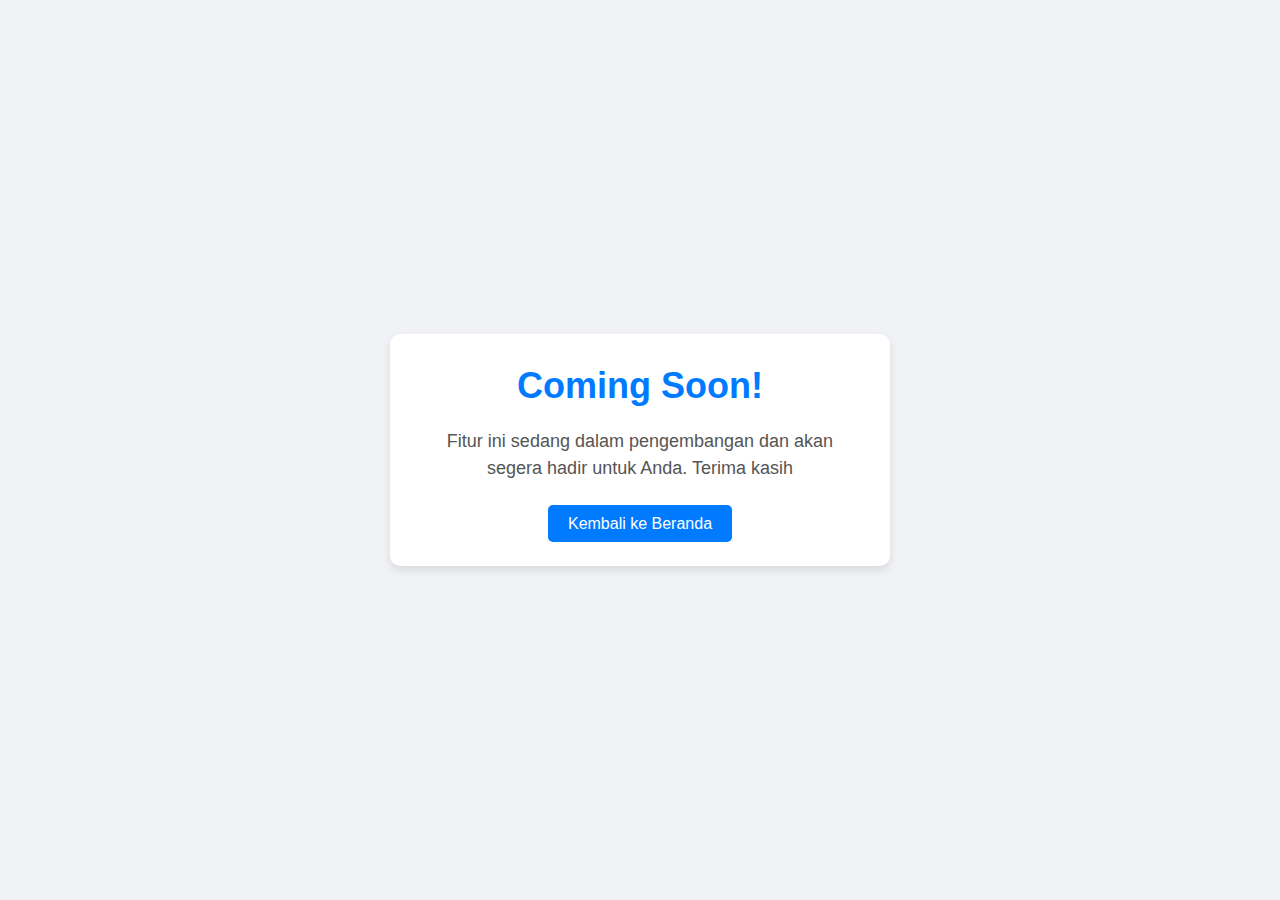
<file: UTSPemrogramanWeb1/comingsoon.html>
<!DOCTYPE html>
<html lang="id">
<head>
    <meta charset="UTF-8">
    <meta name="viewport" content="width=device-width, initial-scale=1, shrink-to-fit=no">
    <title>Coming Soon - PETANIFY</title>
    <link rel="stylesheet" href="css/bootstrap.min.css">
    <link rel="stylesheet" href="manual.css">
    <style>
        body {
            display: flex;
            justify-content: center;
            align-items: center;
            height: 100vh;
            background-color: #f0f2f5;
            margin: 0;
            font-family: Arial, sans-serif;
        }
        .coming-soon-container {
            text-align: center;
            max-width: 500px;
            padding: 30px;
            background: #ffffff;
            border-radius: 10px;
            box-shadow: 0 4px 8px rgba(0, 0, 0, 0.1);
        }
        .coming-soon-container h1 {
            font-size: 36px;
            color: #007bff;
            margin-bottom: 20px;
            font-weight: bold;
        }
        .coming-soon-container p {
            font-size: 18px;
            color: #555;
            margin-bottom: 30px;
        }
        .btn-back {
            background-color: #007bff;
            color: #ffffff;
            padding: 10px 20px;
            font-size: 16px;
            border-radius: 5px;
            text-decoration: none;
        }
        .btn-back:hover {
            background-color: #0056b3;
            color: #ffffff;
        }
    </style>
</head>
<body>
    <div class="coming-soon-container">
        <h1>Coming Soon!</h1>
        <p>Fitur ini sedang dalam pengembangan dan akan segera hadir untuk Anda. Terima kasih</p>
        <a href="marketplace.html" class="btn-back">Kembali ke Beranda</a>
    </div>
</body>
</html>
</file>
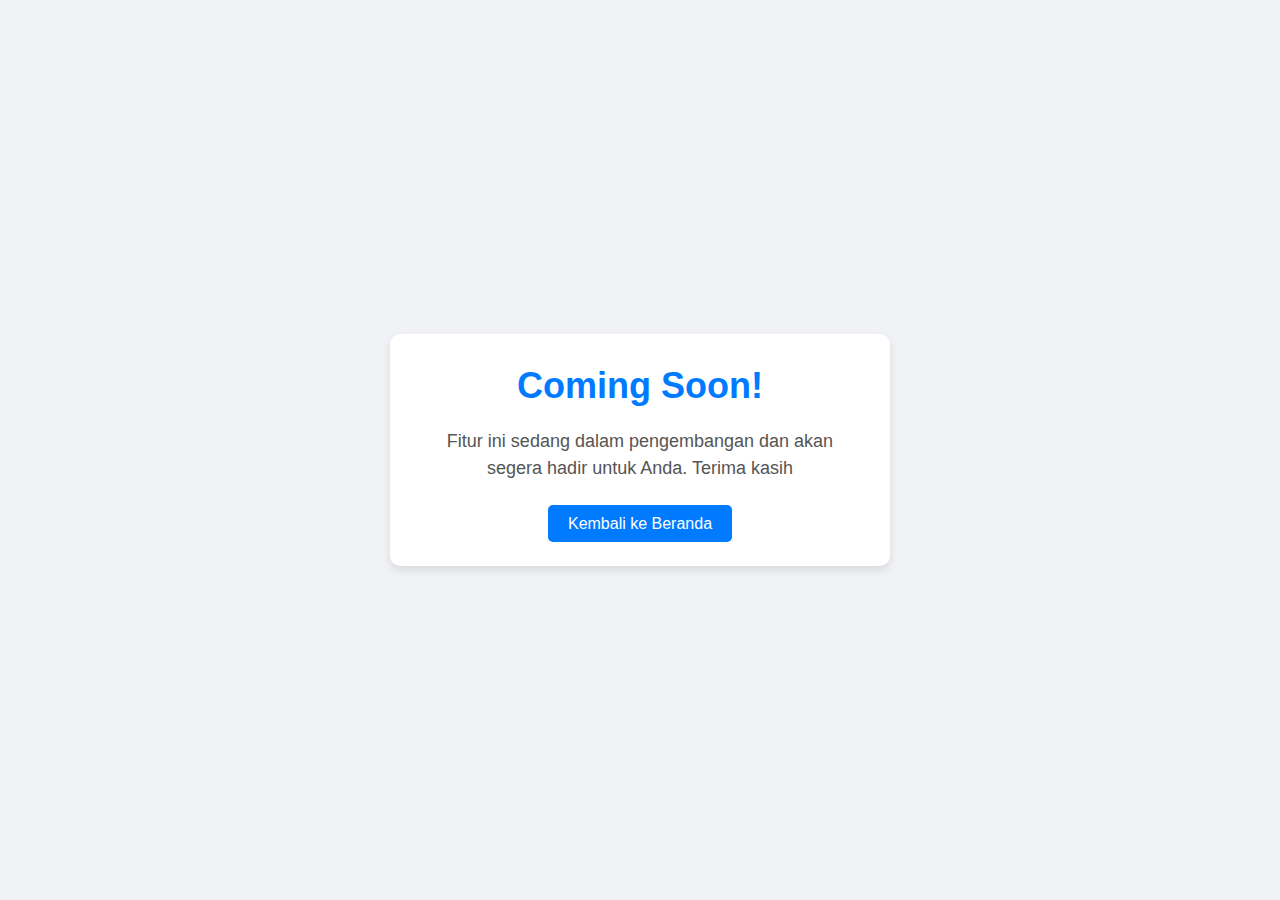
<file: UTSPemrogramanWeb1/comingsoon_forum.html>
<!DOCTYPE html>
<html lang="id">
<head>
    <meta charset="UTF-8">
    <meta name="viewport" content="width=device-width, initial-scale=1, shrink-to-fit=no">
    <title>Coming Soon - PETANIFY</title>
    <link rel="stylesheet" href="css/bootstrap.min.css">
    <link rel="stylesheet" href="manual.css">
    <style>
        body {
            display: flex;
            justify-content: center;
            align-items: center;
            height: 100vh;
            background-color: #f0f2f5;
            margin: 0;
            font-family: Arial, sans-serif;
        }
        .coming-soon-container {
            text-align: center;
            max-width: 500px;
            padding: 30px;
            background: #ffffff;
            border-radius: 10px;
            box-shadow: 0 4px 8px rgba(0, 0, 0, 0.1);
        }
        .coming-soon-container h1 {
            font-size: 36px;
            color: #007bff;
            margin-bottom: 20px;
            font-weight: bold;
        }
        .coming-soon-container p {
            font-size: 18px;
            color: #555;
            margin-bottom: 30px;
        }
        .btn-back {
            background-color: #007bff;
            color: #ffffff;
            padding: 10px 20px;
            font-size: 16px;
            border-radius: 5px;
            text-decoration: none;
        }
        .btn-back:hover {
            background-color: #0056b3;
            color: #ffffff;
        }
    </style>
</head>
<body>
    <div class="coming-soon-container">
        <h1>Coming Soon!</h1>
        <p>Fitur ini sedang dalam pengembangan dan akan segera hadir untuk Anda. Terima kasih</p>
        <a href="forum.html" class="btn-back">Kembali ke Beranda</a>
    </div>
</body>
</html>
</file>
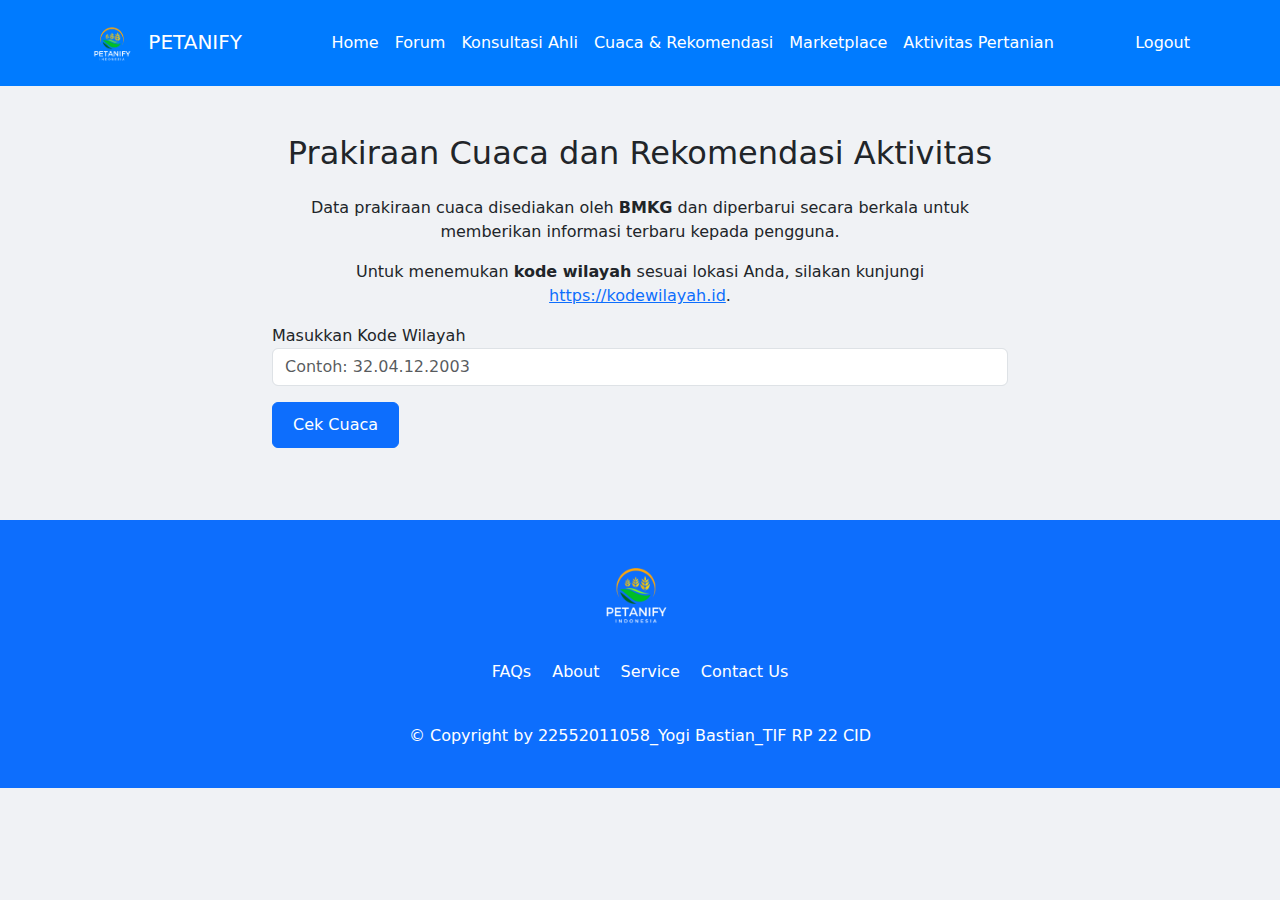
<file: UTSPemrogramanWeb1/cuaca.html>
<!DOCTYPE html>
<html lang="id">
<head>
    <meta charset="UTF-8">
    <meta name="viewport" content="width=device-width, initial-scale=1, shrink-to-fit=no">
    <title>Cuaca & Rekomendasi - PETANIFY</title>
    <link rel="stylesheet" href="css/bootstrap.min.css">
    <link rel="stylesheet" href="manual.css">
</head>
<body>
    <!-- Navbar -->
    <nav class="navbar navbar-expand-lg navbar-light" style="background-color: #007bff;">
        <div class="container">
            <a class="navbar-brand text-white" href="#">
                <img src="img/Logo.png" alt="Logo" style="width: 60px;"> PETANIFY
            </a>
            <button class="navbar-toggler" type="button" data-toggle="collapse" data-target="#navbarNav" aria-controls="navbarNav" aria-expanded="false" aria-label="Toggle navigation">
                <span class="navbar-toggler-icon"></span>
            </button>
            <div class="collapse navbar-collapse" id="navbarNav">
                <ul class="navbar-nav mx-auto">
                    <li class="nav-item"><a class="nav-link text-white" href="main.html">Home</a></li>
                    <li class="nav-item"><a class="nav-link text-white" href="forum.html">Forum</a></li>
                    <li class="nav-item"><a class="nav-link text-white" href="konsultasi.html">Konsultasi Ahli</a></li>
                    <li class="nav-item"><a class="nav-link text-white" href="cuaca.html">Cuaca & Rekomendasi</a></li>
                    <li class="nav-item"><a class="nav-link text-white" href="marketplace.html">Marketplace</a></li>
                    <li class="nav-item"><a class="nav-link text-white" href="jurnal.html">Aktivitas Pertanian</a></li>
                </ul>
                <ul class="navbar-nav">
                    <li class="nav-item"><a class="nav-link text-white" href="index.html">Logout</a></li>
                </ul>
            </div>
        </div>
    </nav>

    <!-- Cuaca Section -->
    <section class="container my-5">
        <div class="row">
            <div class="col-md-8 mx-auto">
                <h2 class="mb-4 text-center">Prakiraan Cuaca dan Rekomendasi Aktivitas</h2>

                <!-- Kata-kata penjelasan -->
                <p class="text-center">Data prakiraan cuaca disediakan oleh <strong>BMKG</strong> dan diperbarui secara berkala untuk memberikan informasi terbaru kepada pengguna.</p>
                <p class="text-center">Untuk menemukan <strong>kode wilayah</strong> sesuai lokasi Anda, silakan kunjungi <a href="https://kodewilayah.id" target="_blank">https://kodewilayah.id</a>.</p>

                <!-- Input Kode Wilayah -->
                <div class="form-group">
                    <label for="kodeWilayah">Masukkan Kode Wilayah</label>
                    <input type="text" id="kodeWilayah" class="form-control" placeholder="Contoh: 32.04.12.2003" required>
                    <button onclick="cariCuaca()" class="btn btn-primary mt-3">Cek Cuaca</button>
                </div>

                <!-- Hasil Prakiraan Cuaca -->
                <div id="cuaca-hasil" class="mt-4"></div>
            </div>
        </div>
    </section>

    <footer class="bg-primary py-4">
        <div class="container text-center">
            <!-- Logo dan Nama -->
            <div class="footer-logo mb-3">
                <img src="img/Logo.png" class="logo" style="width: 100px;">
            </div>
    
            <!-- Navigasi Footer -->
            <p>
                <a href="tentang.html" class="text-white mx-2">FAQs</a>
                <a href="tentang.html" class="text-white mx-2">About</a>
                <a href="tentang.html" class="text-white mx-2">Service</a>
                <a href="tentang.html" class="text-white mx-2">Contact Us</a>
            </p>
            <br>
    
            <!-- Copyright -->
            <p class="text-white">&copy; Copyright by 22552011058_Yogi Bastian_TIF RP 22 CID</p>
        </div>
    </footer>

    <!-- Optional JavaScript -->
    <script src="js/bootstrap.bundle.min.js"></script>
    <script>
        // Fungsi untuk mendapatkan data cuaca dari BMKG
        function cariCuaca() {
            const kodeWilayah = document.getElementById("kodeWilayah").value;
            const url = `https://api.bmkg.go.id/publik/prakiraan-cuaca?adm4=${kodeWilayah}`;

            fetch(url)
                .then(response => {
                    if (!response.ok) {
                        throw new Error("Lokasi tidak ditemukan. Coba lagi.");
                    }
                    return response.json();
                })
                .then(data => tampilkanCuaca(data))
                .catch(error => {
                    document.getElementById("cuaca-hasil").innerHTML = `<p class='text-danger'>${error.message}</p>`;
                });
        }

        // Fungsi untuk menampilkan data cuaca
        function tampilkanCuaca(data) {
            const cuacaData = data.data[0].cuaca[0]; // Mengambil data cuaca pertama
            const lokasi = data.lokasi;

            let cuacaHTML = `<div class="card">
                <div class="card-body">
                    <h5 class="card-title">Prakiraan Cuaca di Desa ${lokasi.desa}, Kecamatan ${lokasi.kecamatan}</h5>
                    <p><strong>Provinsi:</strong> ${lokasi.provinsi}</p>
                    <p><strong>Kota:</strong> ${lokasi.kota}</p>
                `;

            // Looping melalui prakiraan harian
            cuacaData.forEach(item => {
                const rekomendasi = buatRekomendasi(item.weather_desc);
                cuacaHTML += `
                    <div class="card my-3">
                        <div class="card-body">
                            <p><strong>Waktu Lokal:</strong> ${item.local_datetime}</p>
                            <p><strong>Suhu:</strong> ${item.t}°C</p>
                            <p><strong>Kelembapan:</strong> ${item.hu}%</p>
                            <p><strong>Kondisi Cuaca:</strong> ${item.weather_desc}</p>
                            <p><strong>Kecepatan Angin:</strong> ${item.ws} km/jam, arah ${item.wd}</p>
                            <img src="${item.image}" alt="${item.weather_desc}" style="width: 50px;">
                            <p><strong>Rekomendasi Aktivitas:</strong> ${rekomendasi}</p>
                        </div>
                    </div>
                `;
            });

            cuacaHTML += `</div></div>`;
            document.getElementById("cuaca-hasil").innerHTML = cuacaHTML;
        }

        // Fungsi untuk memberikan rekomendasi berdasarkan kondisi cuaca
        function buatRekomendasi(kondisiCuaca) {
            if (kondisiCuaca.includes("Hujan")) {
                return "Hindari aktivitas pertanian seperti pemupukan atau penyemprotan tanaman saat hujan.";
            } else if (kondisiCuaca.includes("Cerah")) {
                return "Cuaca cerah, waktu yang baik untuk menanam atau memanen tanaman.";
            } else if (kondisiCuaca.includes("Berawan")) {
                return "Cuaca berawan, cocok untuk aktivitas pertanian ringan seperti pengamatan tanaman.";
            } else {
                return "Kondisi cuaca tidak memungkinkan untuk aktivitas pertanian berat.";
            }
        }
    </script>
</body>
</html>
</file>
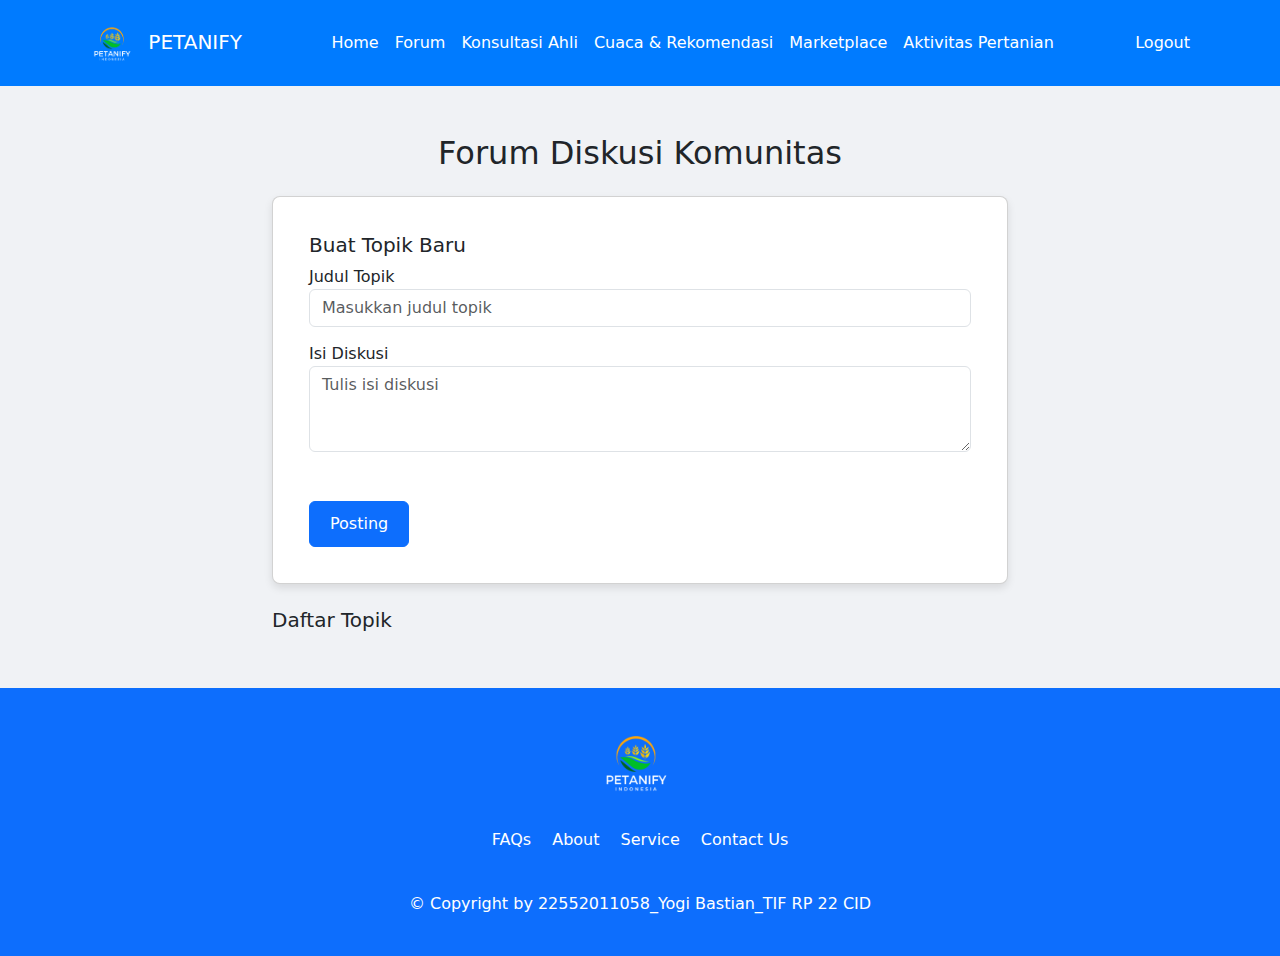
<file: UTSPemrogramanWeb1/forum.html>
<!DOCTYPE html>
<html lang="id">
<head>
    <meta charset="UTF-8">
    <meta name="viewport" content="width=device-width, initial-scale=1, shrink-to-fit=no">
    <title>Forum Diskusi Komunitas - PETANIFY</title>
    <link rel="stylesheet" href="css/bootstrap.min.css">
    <link rel="stylesheet" href="manual.css">
</head>
<body>
    <!-- Navbar -->
    <nav class="navbar navbar-expand-lg navbar-light" style="background-color: #007bff;">
        <div class="container">
            <a class="navbar-brand text-white" href="#">
                <img src="img/Logo.png" alt="Logo" style="width: 60px;"> PETANIFY
            </a>
            <button class="navbar-toggler" type="button" data-toggle="collapse" data-target="#navbarNav" aria-controls="navbarNav" aria-expanded="false" aria-label="Toggle navigation">
                <span class="navbar-toggler-icon"></span>
            </button>
            <div class="collapse navbar-collapse" id="navbarNav">
                <ul class="navbar-nav mx-auto">
                    <li class="nav-item">
                        <a class="nav-link text-white" href="main.html">Home</a>
                    </li>
                    <li class="nav-item">
                        <a class="nav-link text-white" href="forum.html">Forum</a>
                    </li>
                    <li class="nav-item">
                        <a class="nav-link text-white" href="konsultasi.html">Konsultasi Ahli</a>
                    </li>
                    <li class="nav-item">
                        <a class="nav-link text-white" href="cuaca.html">Cuaca & Rekomendasi</a>
                    </li>
                    <li class="nav-item">
                        <a class="nav-link text-white" href="marketplace.html">Marketplace</a>
                    </li>
                    <li class="nav-item">
                        <a class="nav-link text-white" href="jurnal.html">Aktivitas Pertanian</a>
                    </li>
                </ul>
                <ul class="navbar-nav">
                    <li class="nav-item">
                        <a class="nav-link text-white" href="index.html">Logout</a>
                    </li>
                </ul>
            </div>
        </div>
    </nav>

    <!-- Forum Section -->
    <section class="container my-5">
        <div class="row">
            <div class="col-md-8 mx-auto">
                <h2 class="mb-4 text-center">Forum Diskusi Komunitas</h2>

                <!-- Form untuk Membuat Topik Baru -->
                <div class="card mb-4">
                    <div class="card-body">
                        <h5 class="card-title">Buat Topik Baru</h5>
                        <form id="form-topik">
                            <div class="form-group">
                                <label for="judul">Judul Topik</label>
                                <input type="text" id="judul" class="form-control" placeholder="Masukkan judul topik" required>
                            </div>
                            <div class="form-group">
                                <label for="konten">Isi Diskusi</label>
                                <textarea id="konten" class="form-control" rows="3" placeholder="Tulis isi diskusi" required></textarea>
                            </div>
                            <br><button type="submit" class="btn btn-primary">Posting</button>
                        </form>
                    </div>
                </div>

                <!-- Daftar Topik Diskusi -->
                <div id="daftar-topik">
                    <h5>Daftar Topik</h5>
                    <!-- Topik diskusi akan dimuat di sini -->
                </div>
                
    </section>

    <footer class="bg-primary py-4">
        <div class="container text-center">
            <!-- Logo dan Nama -->
            <div class="footer-logo mb-3">
                <img src="img/Logo.png" class="logo" style="width: 100px;">
            </div>
    
            <!-- Navigasi Footer -->
            <p>
                <a href="tentang.html" class="text-white mx-2">FAQs</a>
                <a href="tentang.html" class="text-white mx-2">About</a>
                <a href="tentang.html" class="text-white mx-2">Service</a>
                <a href="tentang.html" class="text-white mx-2">Contact Us</a>
            </p>
            <br>
    
            <!-- Copyright -->
            <p class="text-white">&copy; Copyright by 22552011058_Yogi Bastian_TIF RP 22 CID</p>
        </div>
    </footer>

    <!-- Optional JavaScript -->
    <script src="js/bootstrap.bundle.min.js"></script>
    <script>
       // Ketika halaman dimuat, ambil data dari server dan tampilkan di halaman
    document.addEventListener("DOMContentLoaded", function () {
        // Ambil data dari file .txt melalui forum_load.php
        fetch("forum_load.php")
            .then((response) => response.json())
            .then((entries) => {
                const daftarTopik = document.getElementById("daftar-topik");
                // Hapus placeholder
                daftarTopik.innerHTML = '<h5>Daftar Topik</h5>';
                // Tampilkan semua topik dari file
                entries.forEach((entry) => {
                    tambahTopik(entry.judul, entry.konten);
                });
            })
            .catch((error) => console.error("Error saat memuat data:", error));
    });

    // Ketika form dikirim, simpan data ke file .txt dan tambahkan ke halaman
    document.getElementById("form-topik").addEventListener("submit", function (event) {
        event.preventDefault();

        const judul = document.getElementById("judul").value;
        const konten = document.getElementById("konten").value;

        if (judul && konten) {
            // Kirim data ke server menggunakan Fetch
            fetch("forum_save.php", {
                method: "POST",
                headers: {
                    "Content-Type": "application/x-www-form-urlencoded",
                },
                body: `judul=${encodeURIComponent(judul)}&konten=${encodeURIComponent(konten)}`,
            })
                .then((response) => response.json())
                .then((data) => {
                    if (data.status === "success") {
                        // Tambahkan topik ke halaman setelah berhasil disimpan
                        tambahTopik(judul, konten);
                        document.getElementById("form-topik").reset();
                    } else {
                        alert(data.message);
                    }
                })
                .catch((error) => console.error("Error saat menyimpan data:", error));
        }
    });

    // Fungsi untuk menambahkan topik ke halaman
    function tambahTopik(judul, konten) {
        const daftarTopik = document.getElementById("daftar-topik");

        const topikHTML = `
            <div class="card mb-3">
                <div class="card-body">
                    <h6 class="card-title">${judul}</h6>
                    <p class="card-text">${konten}</p>
                    <a href="comingsoon_forum.html" class="btn btn-link">Komentar</a>
                </div>
            </div>
        `;

        daftarTopik.insertAdjacentHTML("beforeend", topikHTML);
    }
    </script>
</body>
</html>
</file>
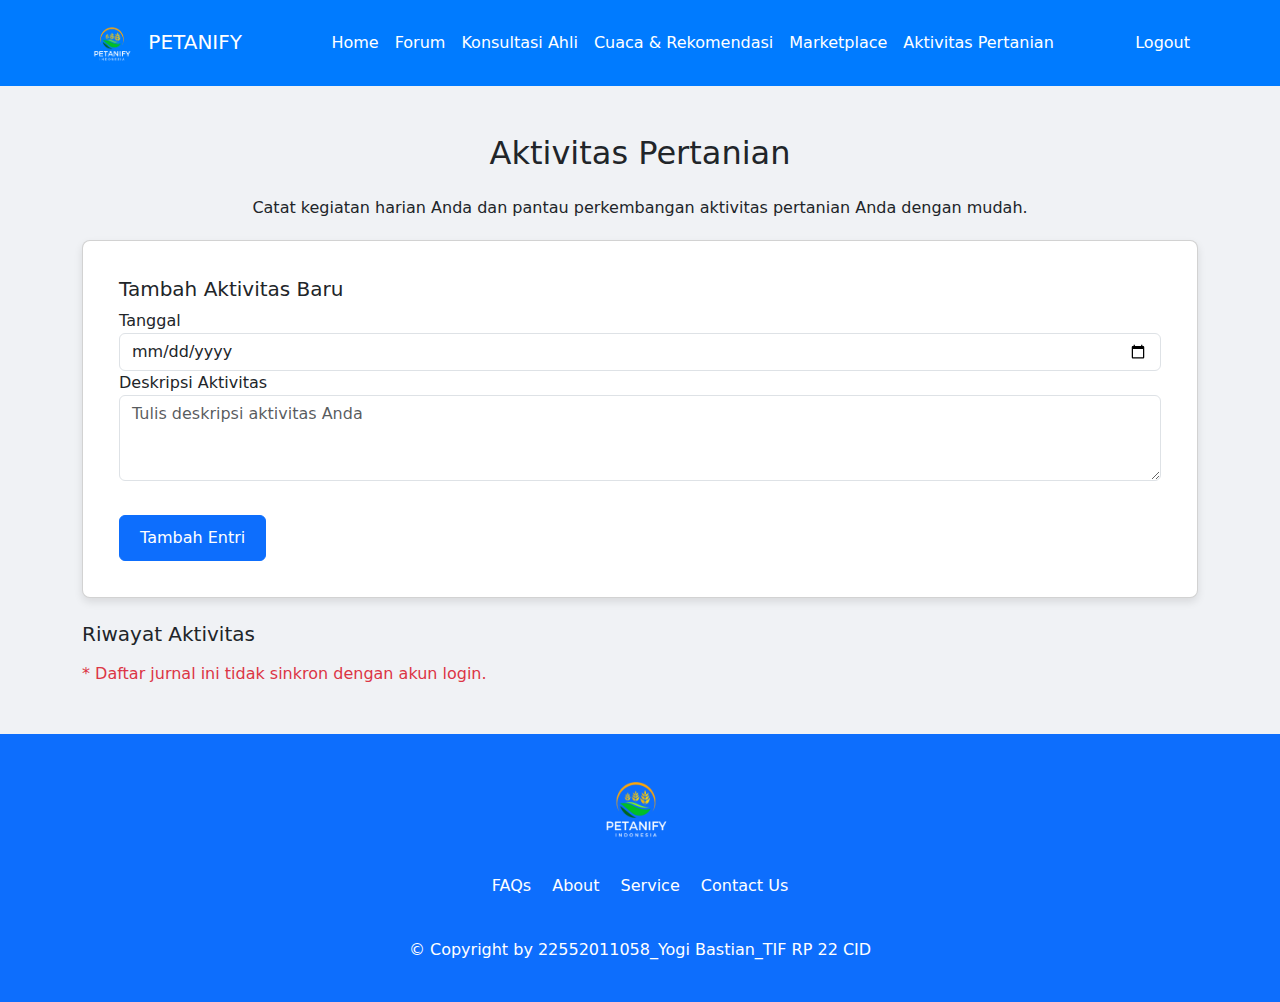
<file: UTSPemrogramanWeb1/jurnal.html>
<!DOCTYPE html>
<html lang="id">
<head>
    <meta charset="UTF-8">
    <meta name="viewport" content="width=device-width, initial-scale=1, shrink-to-fit=no">
    <title>Jurnal Pertanian - PETANIFY</title>
    <link rel="stylesheet" href="css/bootstrap.min.css">
    <link rel="stylesheet" href="manual.css">
</head>
<body>
    <!-- Navbar -->
    <nav class="navbar navbar-expand-lg navbar-light" style="background-color: #007bff;">
        <div class="container">
            <a class="navbar-brand text-white" href="#">
                <img src="img/Logo.png" alt="Logo" style="width: 60px;"> PETANIFY
            </a>
            <button class="navbar-toggler" type="button" data-toggle="collapse" data-target="#navbarNav" aria-controls="navbarNav" aria-expanded="false" aria-label="Toggle navigation">
                <span class="navbar-toggler-icon"></span>
            </button>
            <div class="collapse navbar-collapse" id="navbarNav">
                <ul class="navbar-nav mx-auto">
                    <li class="nav-item"><a class="nav-link text-white" href="main.html">Home</a></li>
                    <li class="nav-item"><a class="nav-link text-white" href="forum.html">Forum</a></li>
                    <li class="nav-item"><a class="nav-link text-white" href="konsultasi.html">Konsultasi Ahli</a></li>
                    <li class="nav-item"><a class="nav-link text-white" href="cuaca.html">Cuaca & Rekomendasi</a></li>
                    <li class="nav-item"><a class="nav-link text-white" href="marketplace.html">Marketplace</a></li>
                    <li class="nav-item"><a class="nav-link text-white" href="jurnal.html">Aktivitas Pertanian</a></li>
                </ul>
                <ul class="navbar-nav">
                    <li class="nav-item"><a class="nav-link text-white" href="index.html">Logout</a></li>
                </ul>
            </div>
        </div>
    </nav>

    <!-- Jurnal Section -->
    <section class="container my-5">
        <h2 class="text-center mb-4">Aktivitas Pertanian</h2>
        <p class="text-center">Catat kegiatan harian Anda dan pantau perkembangan aktivitas pertanian Anda dengan mudah.</p>

        <!-- Form untuk Menambah Entri Jurnal -->
        <div class="card mb-4">
            <div class="card-body">
                <h5 class="card-title">Tambah Aktivitas Baru</h5>
                <form id="form-jurnal">
                    <div class="form-group">
                        <label for="tanggal">Tanggal</label>
                        <input type="date" id="tanggal" class="form-control" required>
                    </div>
                    <div class="form-group">
                        <label for="deskripsi">Deskripsi Aktivitas</label>
                        <textarea id="deskripsi" class="form-control" rows="3" placeholder="Tulis deskripsi aktivitas Anda" required></textarea>
                    </div>
                    <br><button type="submit" class="btn btn-primary">Tambah Entri</button>
                </form>
            </div>
        </div>

        <!-- Daftar Entri Jurnal -->
        <div id="daftar-jurnal">
            <h5 class="mb-3">Riwayat Aktivitas</h5>
            <p class="text-danger">* Daftar jurnal ini tidak sinkron dengan akun login.</p>
        </div>
        
    </section>

    <footer class="bg-primary py-4">
        <div class="container text-center">
            <!-- Logo dan Nama -->
            <div class="footer-logo mb-3">
                <img src="img/Logo.png" class="logo" style="width: 100px;">
            </div>
    
            <!-- Navigasi Footer -->
            <p>
                <a href="tentang.html" class="text-white mx-2">FAQs</a>
                <a href="tentang.html" class="text-white mx-2">About</a>
                <a href="tentang.html" class="text-white mx-2">Service</a>
                <a href="tentang.html" class="text-white mx-2">Contact Us</a>
            </p>
            <br>
    
            <!-- Copyright -->
            <p class="text-white">&copy; Copyright by 22552011058_Yogi Bastian_TIF RP 22 CID</p>
        </div>
    </footer>


    <!-- Optional JavaScript -->
    <script src="js/bootstrap.bundle.min.js"></script>

    <script>
       // Ketika halaman dimuat, ambil data dari server dan tampilkan di halaman
document.addEventListener("DOMContentLoaded", function () {
    // Ambil data dari file .txt melalui load_journal.php
    fetch("jurnal_load.php")
        .then((response) => response.json())
        .then((entries) => {
            const daftarJurnal = document.getElementById("daftar-jurnal");
            // Tampilkan semua entri dari file
            entries.forEach((entry) => {
                tambahEntriJurnal(entry.tanggal, entry.deskripsi);
            });
        })
        .catch((error) => console.error("Error saat memuat data:", error));
});

// Ketika form dikirim, simpan data ke file .txt dan tambahkan ke halaman
document.getElementById("form-jurnal").addEventListener("submit", function (event) {
    event.preventDefault();

    const tanggal = document.getElementById("tanggal").value;
    const deskripsi = document.getElementById("deskripsi").value;

    if (tanggal && deskripsi) {
        // Kirim data ke server menggunakan Fetch
        fetch("jurnal_save.php", {
            method: "POST",
            headers: {
                "Content-Type": "application/x-www-form-urlencoded",
            },
            body: `tanggal=${encodeURIComponent(tanggal)}&deskripsi=${encodeURIComponent(deskripsi)}`,
        })
            .then((response) => response.json())
            .then((data) => {
                if (data.status === "success") {
                    // Tambahkan entri ke halaman setelah berhasil menyimpan
                    tambahEntriJurnal(tanggal, deskripsi);
                    document.getElementById("form-jurnal").reset();
                } else {
                    alert(data.message);
                }
            })
            .catch((error) => console.error("Error saat menyimpan data:", error));
    }
});

// Fungsi untuk menambahkan entri jurnal ke halaman
function tambahEntriJurnal(tanggal, deskripsi) {
    const daftarJurnal = document.getElementById("daftar-jurnal");

    const entriHTML = `
        <div class="card mb-3">
            <div class="card-body">
                <p class="card-text"><strong>Tanggal:</strong> ${tanggal}</p>
                <p class="card-text"><strong>Deskripsi:</strong> ${deskripsi}</p>
                <button class="btn btn-danger btn-sm" onclick="hapusEntriJurnal(this)">Hapus Entri</button>
            </div>
        </div>
    `;

    daftarJurnal.insertAdjacentHTML("beforeend", entriHTML);
}

function hapusEntriJurnal(button) {
    const entri = button.closest(".card");
    const tanggal = entri.querySelector("p:nth-child(1)").innerText.split(": ")[1];
    const deskripsi = entri.querySelector("p:nth-child(2)").innerText.split(": ")[1];

    // Kirim permintaan ke server untuk menghapus data
    fetch("jurnal_delete.php", {
        method: "POST",
        headers: {
            "Content-Type": "application/x-www-form-urlencoded",
        },
        body: `tanggal=${encodeURIComponent(tanggal)}&deskripsi=${encodeURIComponent(deskripsi)}`,
    })
        .then((response) => response.json())
        .then((data) => {
            if (data.status === "success") {
                // Hapus entri dari halaman jika berhasil dihapus di server
                entri.remove();
            } else {
                alert(data.message);
            }
        })
        .catch((error) => console.error("Error saat menghapus data:", error));
}


    </script>
</body>
</html>
</file>
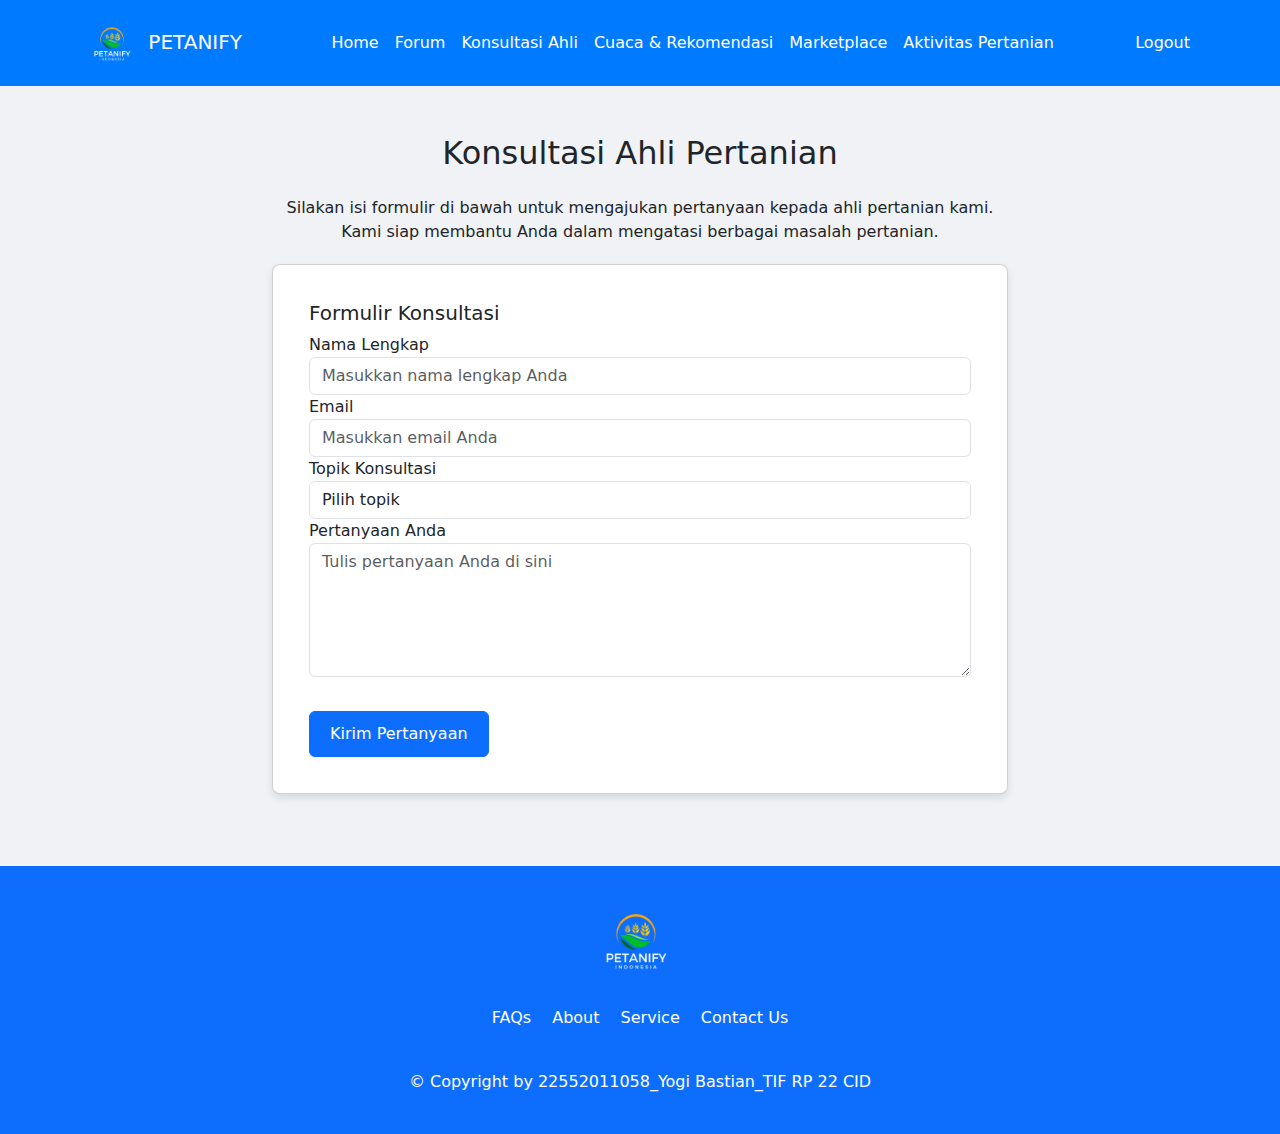
<file: UTSPemrogramanWeb1/konsultasi.html>
<!DOCTYPE html>
<html lang="id">
<head>
    <meta charset="UTF-8">
    <meta name="viewport" content="width=device-width, initial-scale=1, shrink-to-fit=no">
    <title>Konsultasi Ahli - PETANIFY</title>
    <link rel="stylesheet" href="css/bootstrap.min.css">
    <link rel="stylesheet" href="manual.css">
</head>
<body>
    <!-- Navbar -->
    <nav class="navbar navbar-expand-lg navbar-light" style="background-color: #007bff;">
        <div class="container">
            <a class="navbar-brand text-white" href="#">
                <img src="img/Logo.png" alt="Logo" style="width: 60px;"> PETANIFY
            </a>
            <button class="navbar-toggler" type="button" data-toggle="collapse" data-target="#navbarNav" aria-controls="navbarNav" aria-expanded="false" aria-label="Toggle navigation">
                <span class="navbar-toggler-icon"></span>
            </button>
            <div class="collapse navbar-collapse" id="navbarNav">
                <ul class="navbar-nav mx-auto">
                    <li class="nav-item">
                        <a class="nav-link text-white" href="main.html">Home</a>
                    </li>
                    <li class="nav-item">
                        <a class="nav-link text-white" href="forum.html">Forum</a>
                    </li>
                    <li class="nav-item">
                        <a class="nav-link text-white" href="konsultasi.html">Konsultasi Ahli</a>
                    </li>
                    <li class="nav-item">
                        <a class="nav-link text-white" href="cuaca.html">Cuaca & Rekomendasi</a>
                    </li>
                    <li class="nav-item">
                        <a class="nav-link text-white" href="marketplace.html">Marketplace</a>
                    </li>
                    <li class="nav-item">
                        <a class="nav-link text-white" href="jurnal.html">Aktivitas Pertanian</a>
                    </li>
                </ul>
                <ul class="navbar-nav">
                    <li class="nav-item">
                        <a class="nav-link text-white" href="index.html">Logout</a>
                    </li>
                </ul>
            </div>
        </div>
    </nav>

    <!-- Konsultasi Section -->
    <section class="container my-5">
        <div class="row">
            <div class="col-md-8 mx-auto">
                <h2 class="mb-4 text-center">Konsultasi Ahli Pertanian</h2>
                <p class="text-center">Silakan isi formulir di bawah untuk mengajukan pertanyaan kepada ahli pertanian kami. Kami siap membantu Anda dalam mengatasi berbagai masalah pertanian.</p>

                <!-- Form untuk Konsultasi -->
                <div class="card mb-4">
                    <div class="card-body">
                        <h5 class="card-title">Formulir Konsultasi</h5>
                        <form id="form-konsultasi">
                            <div class="form-group">
                                <label for="nama">Nama Lengkap</label>
                                <input type="text" id="nama" class="form-control" placeholder="Masukkan nama lengkap Anda" required>
                            </div>
                            <div class="form-group">
                                <label for="email">Email</label>
                                <input type="email" id="email" class="form-control" placeholder="Masukkan email Anda" required>
                            </div>
                            <div class="form-group">
                                <label for="topik">Topik Konsultasi</label>
                                <select id="topik" class="form-control" required>
                                    <option value="">Pilih topik</option>
                                    <option value="Pengelolaan Lahan">Pengelolaan Lahan</option>
                                    <option value="Pemupukan">Pemupukan</option>
                                    <option value="Pengendalian Hama">Pengendalian Hama</option>
                                    <option value="Teknik Tanam">Teknik Tanam</option>
                                    <option value="Lainnya">Lainnya</option>
                                </select>
                            </div>
                            <div class="form-group">
                                <label for="pesan">Pertanyaan Anda</label>
                                <textarea id="pesan" class="form-control" rows="5" placeholder="Tulis pertanyaan Anda di sini" required></textarea>
                            </div>
                           <br> <button type="submit" class="btn btn-primary">Kirim Pertanyaan</button>
                        </form>
                    </div>
                </div>
            </div>
        </div>
    </section>

    <footer class="bg-primary py-4">
        <div class="container text-center">
            <!-- Logo dan Nama -->
            <div class="footer-logo mb-3">
                <img src="img/Logo.png" class="logo" style="width: 100px;">
            </div>
    
            <!-- Navigasi Footer -->
            <p>
                <a href="tentang.html" class="text-white mx-2">FAQs</a>
                <a href="tentang.html" class="text-white mx-2">About</a>
                <a href="tentang.html" class="text-white mx-2">Service</a>
                <a href="tentang.html" class="text-white mx-2">Contact Us</a>
            </p>
            <br>
    
            <!-- Copyright -->
            <p class="text-white">&copy; Copyright by 22552011058_Yogi Bastian_TIF RP 22 CID</p>
        </div>
    </footer>

    <!-- Optional JavaScript -->
    <script src="js/bootstrap.bundle.min.js"></script>
    <script>
        // Simulasi pengiriman form konsultasi (tanpa backend)
        document.getElementById("form-konsultasi").addEventListener("submit", function(event) {
            event.preventDefault();

            // Ambil data dari form
            const nama = document.getElementById("nama").value;
            const email = document.getElementById("email").value;
            const topik = document.getElementById("topik").value;
            const pesan = document.getElementById("pesan").value;

            // Simulasi pemberitahuan pengiriman
            alert(`Terima kasih, ${nama}! Pertanyaan Anda tentang "${topik}" telah dikirim dari ${email}.\nFitur ini hanya prototipe untuk tugas`);

            // Reset form setelah submit
            document.getElementById("form-konsultasi").reset();
        });
    </script>
</body>
</html>
</file>
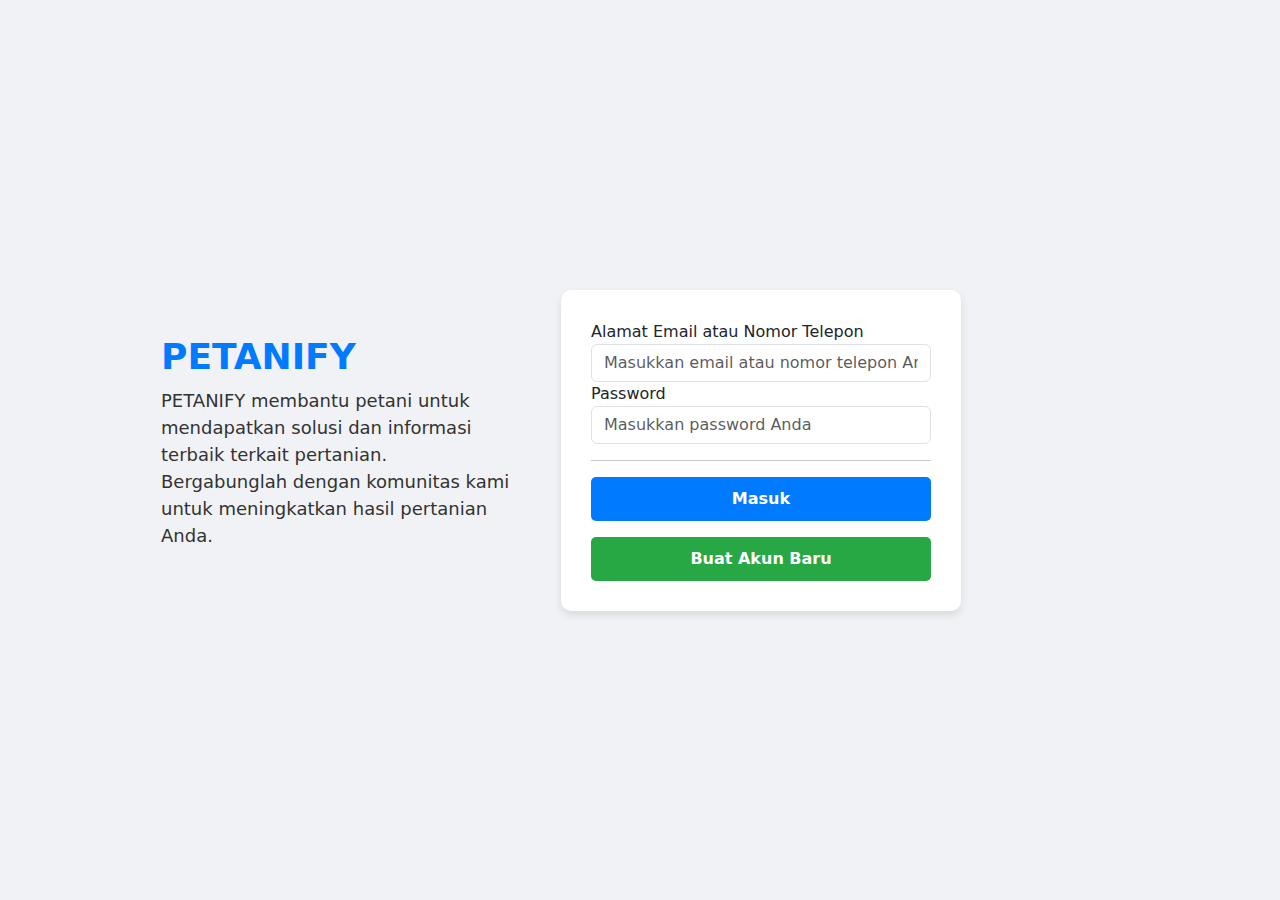
<file: UTSPemrogramanWeb1/login.html>
<!DOCTYPE html>
<html lang="id">
<head>
    <meta charset="UTF-8">
    <meta name="viewport" content="width=device-width, initial-scale=1, shrink-to-fit=no">
    <title>Login - PETANIFY</title>
    <link rel="stylesheet" href="css/bootstrap.min.css">
    <link rel="stylesheet" href="manual.css">
</head>
<body>
    <div class="container login-container">
            <div class="description">
                <h1>PETANIFY</h1>
                <p>PETANIFY membantu petani untuk mendapatkan solusi dan informasi terbaik terkait pertanian. Bergabunglah dengan komunitas kami untuk meningkatkan hasil pertanian Anda.</p>
            </div>
            <hr>

            <div class="col-md-6">
                <div class="login-form">
                    <form onsubmit="return validateLogin()">
                        <div class="form-group">
                            <label for="emailOrPhone">Alamat Email atau Nomor Telepon</label>
                            <input type="text" class="form-control" id="emailOrPhone" placeholder="Masukkan email atau nomor telepon Anda" required>
                        </div>
                        <div class="form-group">
                            <label for="password">Password</label>
                            <input type="password" class="form-control" id="password" placeholder="Masukkan password Anda" required>
                        </div>
                        <hr>
                        <button type="submit" class="btn btn-login">Masuk</button>
                        <a href="register.html" class="btn btn-register mt-3">Buat Akun Baru</a>
                    </form>
                </div>
            </div>
        </div>
    </div>

    <!-- JavaScript -->
    <script>
        async function validateLogin() {
            const username = document.getElementById("emailOrPhone").value;
            const password = document.getElementById("password").value;

            try {
                // Fetch data from users.php
                const response = await fetch('users.php');
                const users = await response.json();

                // Check if the username and password match any user
                const user = users.find(
                    user => user.email_or_phone === username && user.password === password
                );

                if (user) {
                    alert(`Login Berhasil! Selamat datang, ${user.fullname}`);
                    window.location.href = "main.html";
                } else {
                    alert("Username atau Password salah. Silakan coba lagi.");
                }
            } catch (error) {
                console.error("Error fetching user data:", error);
                alert("Terjadi kesalahan. Silakan coba lagi nanti.");
            }

            return false; // Mencegah form dari pengiriman ulang
        }
    </script>
</body>
</html>
</file>
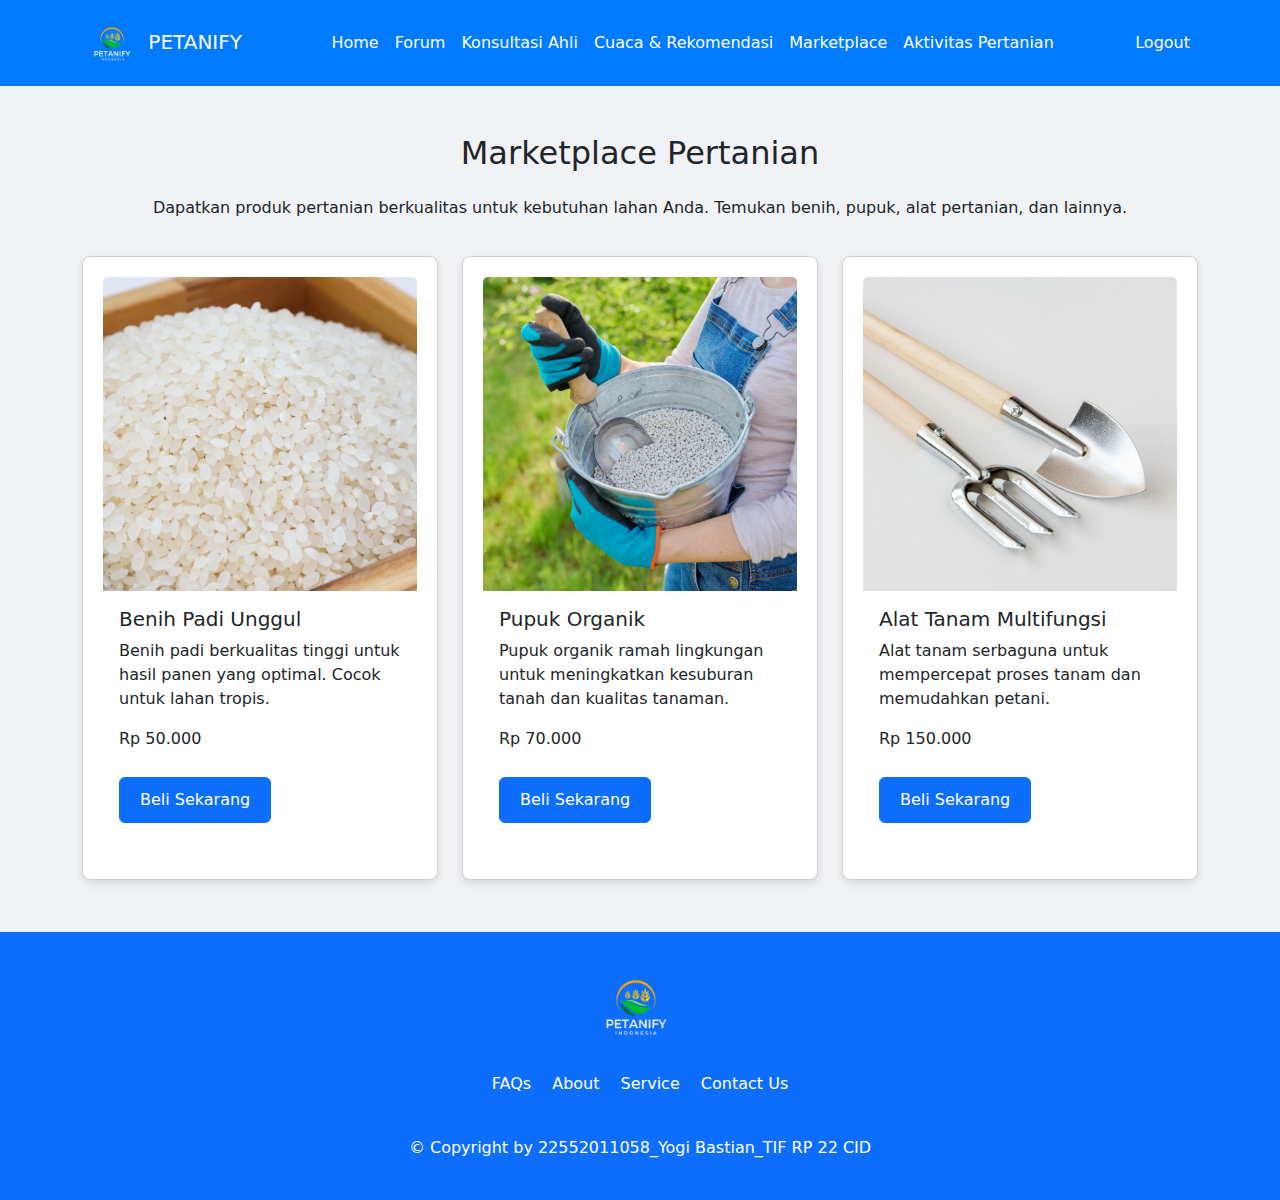
<file: UTSPemrogramanWeb1/marketplace.html>
<!DOCTYPE html>
<html lang="id">
<head>
    <meta charset="UTF-8">
    <meta name="viewport" content="width=device-width, initial-scale=1, shrink-to-fit=no">
    <title>Marketplace Pertanian - PETANIFY</title>
    <link rel="stylesheet" href="css/bootstrap.min.css">
    <link rel="stylesheet" href="manual.css">
</head>
<body>
    <!-- Navbar -->
    <nav class="navbar navbar-expand-lg navbar-light" style="background-color: #007bff;">
        <div class="container">
            <a class="navbar-brand text-white" href="#">
                <img src="img/Logo.png" alt="Logo" style="width: 60px;"> PETANIFY
            </a>
            <button class="navbar-toggler" type="button" data-toggle="collapse" data-target="#navbarNav" aria-controls="navbarNav" aria-expanded="false" aria-label="Toggle navigation">
                <span class="navbar-toggler-icon"></span>
            </button>
            <div class="collapse navbar-collapse" id="navbarNav">
                <ul class="navbar-nav mx-auto">
                    <li class="nav-item">
                        <a class="nav-link text-white" href="main.html">Home</a>
                    </li>
                    <li class="nav-item">
                        <a class="nav-link text-white" href="forum.html">Forum</a>
                    </li>
                    <li class="nav-item">
                        <a class="nav-link text-white" href="konsultasi.html">Konsultasi Ahli</a>
                    </li>
                    <li class="nav-item">
                        <a class="nav-link text-white" href="cuaca.html">Cuaca & Rekomendasi</a>
                    </li>
                    <li class="nav-item">
                        <a class="nav-link text-white" href="marketplace.html">Marketplace</a>
                    </li>
                    <li class="nav-item">
                        <a class="nav-link text-white" href="jurnal.html">Aktivitas Pertanian</a>
                    </li>
                </ul>
                <ul class="navbar-nav">
                    <li class="nav-item">
                        <a class="nav-link text-white" href="index.html">Logout</a>
                    </li>
                </ul>
            </div>
        </div>
    </nav>

    <!-- Marketplace Section -->
    <section class="container my-5">
        <h2 class="text-center mb-4">Marketplace Pertanian</h2>
        <p class="text-center">Dapatkan produk pertanian berkualitas untuk kebutuhan lahan Anda. Temukan benih, pupuk, alat pertanian, dan lainnya.</p>

        <!-- Daftar Produk -->
        <div class="row">
            <!-- Card Produk 1 -->
            <div class="col-md-4 mb-4">
                <div class="card h-100">
                    <img src="img/beras.png" class="card-img-top" alt="Benih">
                    <div class="card-body">
                        <h5 class="card-title">Benih Padi Unggul</h5>
                        <p class="card-text">Benih padi berkualitas tinggi untuk hasil panen yang optimal. Cocok untuk lahan tropis.</p>
                        <p class="card-text font-weight-bold">Rp 50.000</p>
                        <a href="comingsoon.html" class="btn btn-primary">Beli Sekarang</a>
                    </div>
                </div>
            </div>

            <!-- Card Produk 2 -->
            <div class="col-md-4 mb-4">
                <div class="card h-100">
                    <img src="img/pupuk.png" class="card-img-top" alt="Pupuk">
                    <div class="card-body">
                        <h5 class="card-title">Pupuk Organik</h5>
                        <p class="card-text">Pupuk organik ramah lingkungan untuk meningkatkan kesuburan tanah dan kualitas tanaman.</p>
                        <p class="card-text font-weight-bold">Rp 70.000</p>
                        <a href="comingsoon.html" class="btn btn-primary">Beli Sekarang</a>
                    </div>
                </div>
            </div>

            <!-- Card Produk 3 -->
            <div class="col-md-4 mb-4">
                <div class="card h-100">
                    <img src="img/sekop.png" class="card-img-top" alt="Alat Tanam">
                    <div class="card-body">
                        <h5 class="card-title">Alat Tanam Multifungsi</h5>
                        <p class="card-text">Alat tanam serbaguna untuk mempercepat proses tanam dan memudahkan petani.</p>
                        <p class="card-text font-weight-bold">Rp 150.000</p>
                        <a href="comingsoon.html" class="btn btn-primary">Beli Sekarang</a>
                    </div>
                </div>
            </div>
        </div>

        <!-- Tambahkan lebih banyak produk jika diperlukan -->
    </section>

    <footer class="bg-primary py-4">
        <div class="container text-center">
            <!-- Logo dan Nama -->
            <div class="footer-logo mb-3">
                <img src="img/Logo.png" class="logo" style="width: 100px;">
            </div>
    
            <!-- Navigasi Footer -->
            <p>
                <a href="tentang.html" class="text-white mx-2">FAQs</a>
                <a href="tentang.html" class="text-white mx-2">About</a>
                <a href="tentang.html" class="text-white mx-2">Service</a>
                <a href="tentang.html" class="text-white mx-2">Contact Us</a>
            </p>
            <br>
    
            <!-- Copyright -->
            <p class="text-white">&copy; Copyright by 22552011058_Yogi Bastian_TIF RP 22 CID</p>
        </div>
    </footer>

    <!-- Optional JavaScript -->
    <script src="js/bootstrap.bundle.min.js"></script>
</body>
</html>
</file>
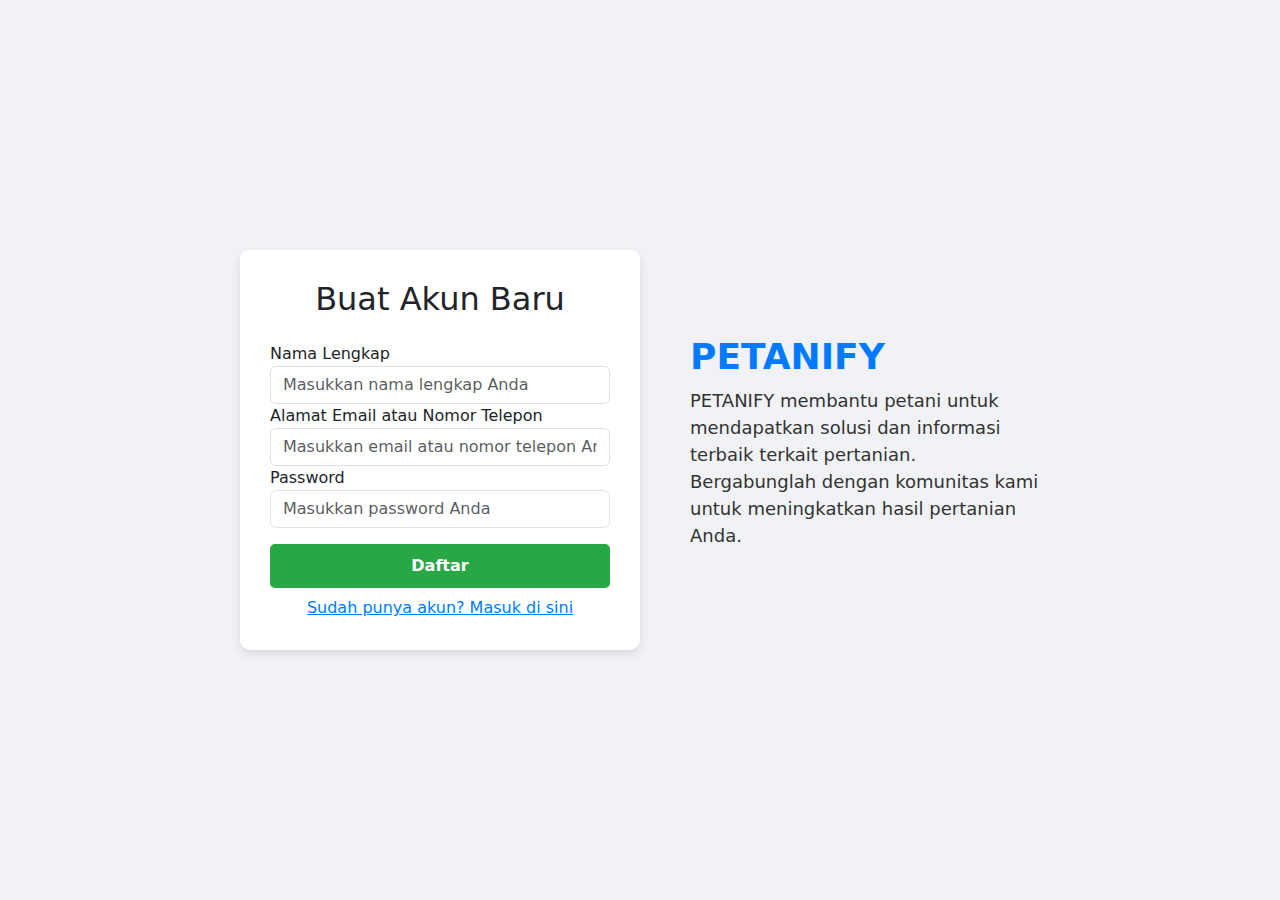
<file: UTSPemrogramanWeb1/register.html>
<!DOCTYPE html>
<html lang="id">
<head>
    <meta charset="UTF-8">
    <meta name="viewport" content="width=device-width, initial-scale=1, shrink-to-fit=no">
    <title>Register - PETANIFY</title>
    <link rel="stylesheet" href="css/bootstrap.min.css">
    <link rel="stylesheet" href="manual.css">
</head>
<body>
    <div class="container register-container">
        <!-- Form Register -->
        <div class="register-form">
            <form action="register.php" method="POST">
                <h2 class="text-center mb-4">Buat Akun Baru</h2>
                <div class="form-group">
                    <label>Nama Lengkap</label>
                    <input type="text" name="fullname" class="form-control" placeholder="Masukkan nama lengkap Anda" required>
                </div>
                <div class="form-group">
                    <label>Alamat Email atau Nomor Telepon</label>
                    <input type="text" name="email_or_phone" class="form-control" placeholder="Masukkan email atau nomor telepon Anda" required>
                </div>
                <div class="form-group">
                    <label>Password</label>
                    <input type="password" name="password" class="form-control" placeholder="Masukkan password Anda" required>
                </div>
                <button type="submit" class="btn btn-register mt-3">Daftar</button>
                <a href="login.html" class="d-block text-center mt-2" style="color: #007bff;">Sudah punya akun? Masuk di sini</a>
            </form>
        </div>

        <!-- Deskripsi PETANIFY -->
        <div class="description">
            <h1>PETANIFY</h1>
            <p>PETANIFY membantu petani untuk mendapatkan solusi dan informasi terbaik terkait pertanian. Bergabunglah dengan komunitas kami untuk meningkatkan hasil pertanian Anda.</p>
        </div>
    </div>

</body>
</html>
</file>
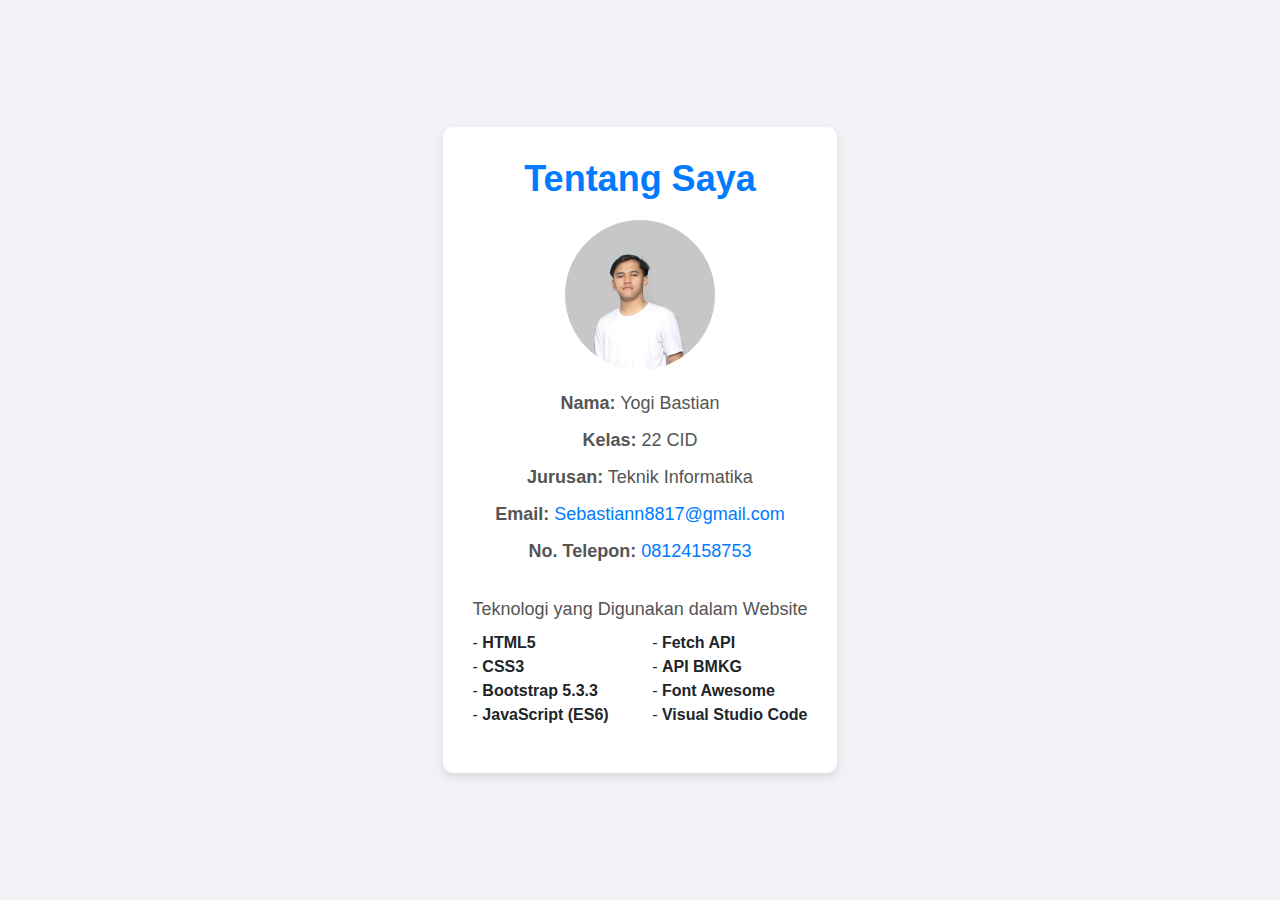
<file: UTSPemrogramanWeb1/tentang.html>
<!DOCTYPE html> 
<html lang="id">
<head>
    <meta charset="UTF-8">
    <meta name="viewport" content="width=device-width, initial-scale=1, shrink-to-fit=no">
    <title>Tentang Saya - Yogi Bastian</title>
    <link rel="stylesheet" href="css/bootstrap.min.css">
    <style>
        body {
            background-color: #f0f2f5;
            display: flex;
            justify-content: center;
            align-items: center;
            min-height: 100vh;
            margin: 0;
            font-family: Arial, sans-serif;
        }
        .about-container {
            background: #ffffff;
            border-radius: 10px;
            box-shadow: 0 4px 8px rgba(0, 0, 0, 0.1);
            padding: 30px;
            max-width: 700px;
            text-align: center;
        }
        .about-container h1 {
            color: #007bff;
            margin-bottom: 20px;
            font-size: 36px;
            font-weight: bold;
        }
        .about-container img {
            width: 150px;
            height: 150px;
            border-radius: 50%;
            margin-bottom: 20px;
            object-fit: cover;
        }
        .about-container p, .about-container h2 {
            color: #555;
            font-size: 18px;
            margin-bottom: 10px;
        }
        .about-container ul {
            text-align: left;
            list-style-type: disc;
            padding-left: 20px;
        }
        .about-container a {
            color: #007bff;
            text-decoration: none;
        }
        .about-container a:hover {
            text-decoration: underline;
        }
    </style>
</head>
<body>
    <div class="about-container">
        <h1>Tentang Saya</h1>
        <img src="img/FotoFormal.png" alt="Foto Yogi Bastian">
        <p><strong>Nama:</strong> Yogi Bastian</p>
        <p><strong>Kelas:</strong> 22 CID</p>
        <p><strong>Jurusan:</strong> Teknik Informatika</p>
        <p><strong>Email:</strong> <a href="mailto:Sebastiann8817@gmail.com">Sebastiann8817@gmail.com</a></p>
        <p><strong>No. Telepon:</strong> <a href="tel:+628124158753">08124158753</a></p>
        
        <br>
        <h2>Teknologi yang Digunakan dalam Website</h2>
        <div style="display: flex; justify-content: space-between;">
            <ul style="list-style-type: none; padding-left: 0;">
                <li>- <strong>HTML5</strong></li>
                <li>- <strong>CSS3</strong></li>
                <li>- <strong>Bootstrap 5.3.3</strong></li>
                <li>- <strong>JavaScript (ES6)</strong></li>
            </ul>
            <ul style="list-style-type: none; padding-left: 0;">
                <li>- <strong>Fetch API</strong></li>
                <li>- <strong>API BMKG</strong></li>
                <li>- <strong>Font Awesome</strong></li>
                <li>- <strong>Visual Studio Code</strong></li>
            </ul>
        </div>

</body>
</html>
</file>
<file: UTSPemrogramanWeb1/manual.css>
body {
    background-color: #f0f2f5;
}

.login-container, .register-container {
    display: flex;
    justify-content: center;
    align-items: center;
    min-height: 100vh;
}

.description {
    flex: 1;
    text-align: left;
    max-width: 400px;
}

.description h1 {
    font-size: 36px;
    color: #007bff;
    font-weight: bold;
}

.description p {
    font-size: 18px;
    color: #333;
}

.login-container .description {
    padding-right: 50px;
}

.register-container .description {
    padding-left: 50px;
}

.login-form, .register-form {
    background: #ffffff;
    padding: 30px;
    border-radius: 10px;
    box-shadow: 0 4px 8px rgba(0, 0, 0, 0.1);
    max-width: 400px;
    width: 100%;
}

.login-form .btn-login, .register-form .btn-register {
    color: #fff;
    border: none;
    border-radius: 5px;
    font-weight: bold;
    width: 100%;
    padding: 10px;
}

.login-form .btn-login {
    background-color: #007bff;
}

.register-form  .btn-register {
    background-color: #28a745;
}

.btn-register {
    background-color: #28a745;
    color: #ffffff; 
    border: none;
    border-radius: 5px; 
    font-weight: bold; 
    width: 100%;
    padding: 10px; 
    font-size: 16px;
    cursor: pointer; 
    transition: background-color 0.3s ease;
    margin-top: 15px
}

.btn-register:hover {
    background-color: #218838;
}


.content-card {
    background-color: #e8ecef;
    border-radius: 10px;
    padding: 20px;
    box-shadow: 0 4px 8px rgba(0, 0, 0, 0.1);
}
.content-icon {
    width: 40px;
    margin-bottom: 10px;
}
.content-title {
    font-size: 20px;
    color: #007bff;
    font-weight: bold;
}
.content-description {
    color: #333;
}


/* Menambahkan jarak untuk card dan elemen dalam card */
.card {
    margin-top: 20px; /* Jarak atas untuk setiap card */
    padding: 20px; /* Padding dalam card */
    border-radius: 8px; /* Membuat sudut melengkung */
    box-shadow: 0px 4px 8px rgba(0, 0, 0, 0.1); /* Menambahkan bayangan */
}

/* Menambah jarak pada tombol submit */
.btn-primary {
    margin-top: 10px; /* Jarak atas tombol dengan elemen di atasnya */
    padding: 10px 20px; /* Padding dalam tombol untuk kenyamanan */
}

/* Jarak antar elemen di dalam daftar topik */
#daftar-topik .card-body {
    padding: 15px; /* Padding dalam body card */
}

#form-topik .form-group {
    margin-bottom: 15px; /* Menambah jarak antara input */
}


/* CSS FOOTER

/* Warna latar belakang untuk footer */
.bg-light {
    background-color: #f5f7fa !important;
}

/* Styling untuk logo dan nama brand di footer */
.footer-logo {
    display: flex;
    align-items: center;
    justify-content: center;
}

.logo {
    width: 10px;
    height: auto;
    margin-right: 8px;
}


.brand-name {
    font-size: 1.2rem;
    font-weight: bold;
    color: #007bff;
}

/* Styling untuk navigasi footer */
footer p a {
    color: #333;
    text-decoration: none;
    font-size: 1rem;
    font-weight: 500;
}

footer p a:hover {
    color: #007bff;
}

/* Styling untuk ikon media sosial */
.social-icons {
    display: flex;
    justify-content: center;
    gap: 15px;
}

.social-icon {
    width: 40px;
    height: 40px;
    display: flex;
    align-items: center;
    justify-content: center;
    background-color: #007bff;
    border-radius: 50%;
    font-size: 1rem;
    font-weight: bold;
    text-decoration: none;
}

.social-icon:hover {
    background-color: #0056b3;
}

/* Styling untuk copyright */
.text-muted {
    color: #666 !important;
    font-size: 0.9rem;
}
</file>
